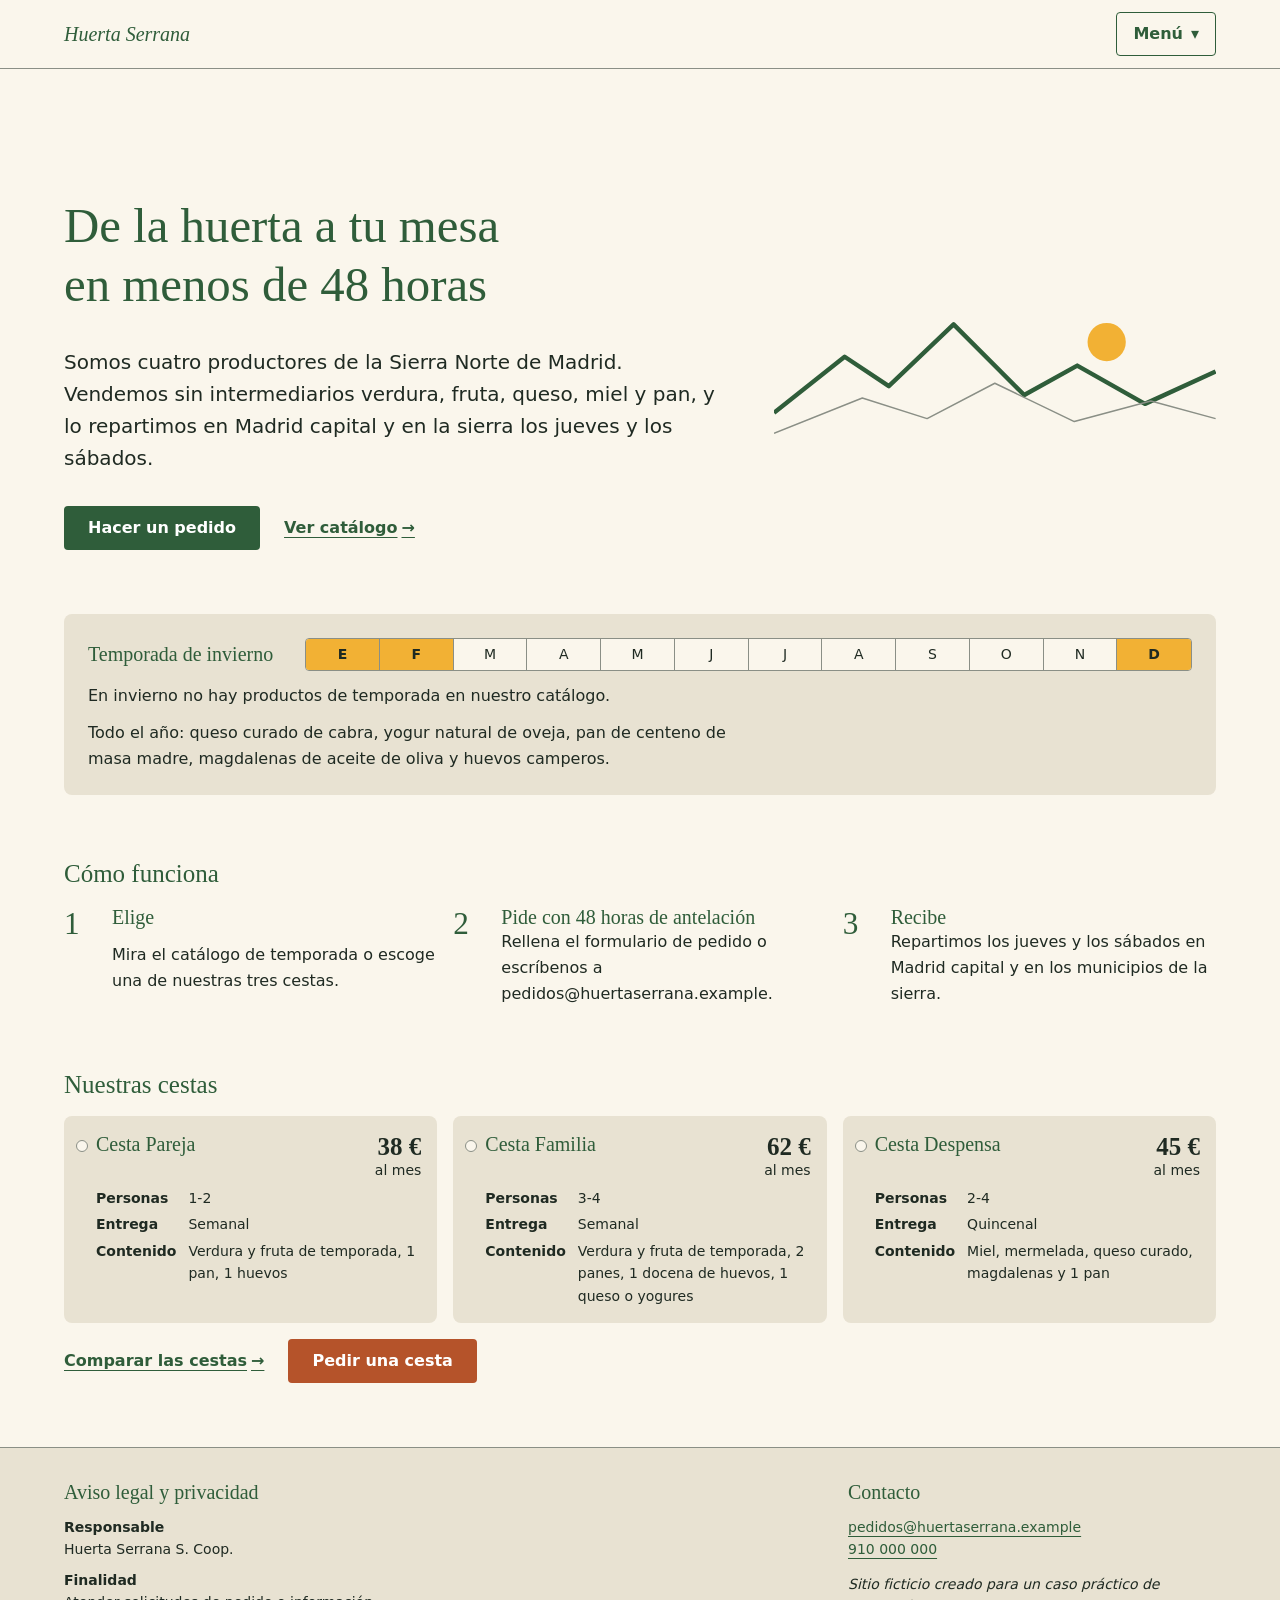
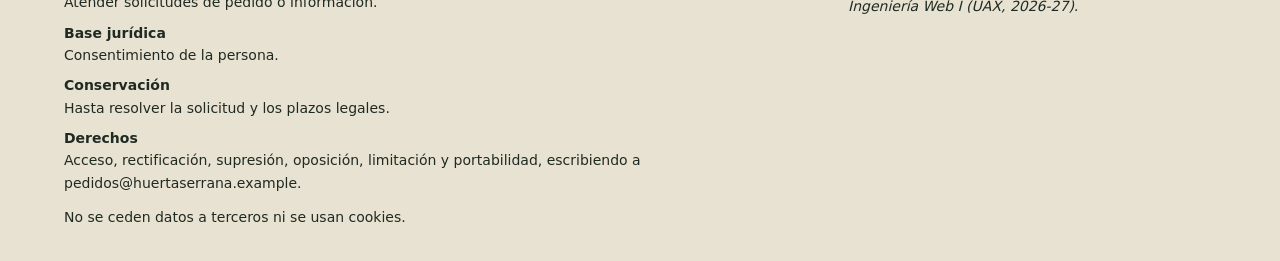
<file: index.html>
<!doctype html>
<html lang="es">
  <head>
    <meta charset="utf-8">
    <meta name="viewport" content="width=device-width, initial-scale=1">
    <title>Huerta Serrana · De la huerta a tu mesa en menos de 48 horas</title>
    <meta name="description" content="Cooperativa de cuatro productores de la Sierra Norte de Madrid. Verdura, fruta, queso, miel y pan de temporada con reparto los jueves y los sábados.">
    <meta name="color-scheme" content="light dark">
    <meta name="theme-color" content="#FAF6EC" media="(prefers-color-scheme: light)">
    <meta name="theme-color" content="#1F2A22" media="(prefers-color-scheme: dark)">
    <meta property="og:type" content="website">
    <meta property="og:locale" content="es_ES">
    <meta property="og:site_name" content="Huerta Serrana">
    <meta property="og:title" content="Huerta Serrana · De la huerta a tu mesa en menos de 48 horas">
    <meta property="og:description" content="Cooperativa de cuatro productores de la Sierra Norte de Madrid. Verdura, fruta, queso, miel y pan de temporada con reparto los jueves y los sábados.">
    <link rel="icon" href="img/favicon.svg" type="image/svg+xml">
    <link rel="stylesheet" href="css/tokens.css">
    <link rel="stylesheet" href="css/base.css">
    <link rel="stylesheet" href="css/layout.css">
    <link rel="stylesheet" href="css/components.css">
    <script type="module" src="js/main.js"></script>
  </head>
  <body>
    <a class="saltar" href="#contenido">Saltar al contenido</a>

    <header class="cabecera">
      <a class="cabecera__logo" href="index.html">Huerta Serrana</a>
      <details class="menu">
        <summary class="menu__boton">Menú</summary>
        <nav class="menu__nav" aria-label="Principal">
          <ul class="menu__lista">
            <li><a class="menu__enlace" href="index.html" aria-current="page">Inicio</a></li>
            <li><a class="menu__enlace" href="catalogo.html">Catálogo</a></li>
            <li><a class="menu__enlace" href="productores.html">Productores</a></li>
            <li><a class="menu__enlace" href="contacto.html">Contacto y pedido</a></li>
          </ul>
        </nav>
      </details>
    </header>

    <main id="contenido" tabindex="-1">
      <section class="portada">
        <svg class="portada__ilustracion ilustracion" viewBox="0 0 300 100" width="300" height="100" aria-hidden="true" focusable="false">
          <circle class="ilustracion__sol" cx="226" cy="34" r="13"></circle>
          <path class="ilustracion__linea" d="M0 82 L48 44 L78 64 L122 22 L170 70 L206 50 L252 76 L300 54"></path>
          <path class="ilustracion__linea ilustracion__linea--fondo" d="M0 96 L60 72 L104 86 L150 62 L204 88 L256 74 L300 86"></path>
        </svg>
        <h1 class="portada__titulo">De la huerta a tu mesa en menos de 48 horas</h1>
        <p class="portada__texto">
          Somos cuatro productores de la Sierra Norte de Madrid. Vendemos sin intermediarios
          verdura, fruta, queso, miel y pan, y lo repartimos en Madrid capital y en la sierra
          los jueves y los sábados.
        </p>
        <p class="portada__acciones">
          <a class="boton" href="contacto.html#pedido">Hacer un pedido</a>
          <a class="enlace-flecha" href="catalogo.html">Ver catálogo</a>
        </p>
      </section>

      <aside class="aviso" aria-labelledby="aviso-titulo">
        <h2 class="aviso__titulo" id="aviso-titulo">Temporada de otoño</h2>
        <ol class="meses" aria-hidden="true">
          <li class="meses__mes">E</li>
          <li class="meses__mes">F</li>
          <li class="meses__mes">M</li>
          <li class="meses__mes">A</li>
          <li class="meses__mes">M</li>
          <li class="meses__mes">J</li>
          <li class="meses__mes">J</li>
          <li class="meses__mes">A</li>
          <li class="meses__mes meses__mes--actual">S</li>
          <li class="meses__mes meses__mes--actual">O</li>
          <li class="meses__mes meses__mes--actual">N</li>
          <li class="meses__mes">D</li>
        </ol>
        <p class="aviso__texto">
          Ahora es temporada de calabaza de invierno, manzana reineta y mermelada de higo.
        </p>
        <p class="aviso__texto">
          Todo el año: queso curado de cabra, yogur natural de oveja, pan de centeno de masa
          madre, magdalenas de aceite de oliva y huevos camperos.
        </p>
      </aside>

      <section class="pasos" aria-labelledby="pasos-titulo">
        <h2 id="pasos-titulo">Cómo funciona</h2>
        <ol class="pasos__lista">
          <li class="pasos__paso">
            <h3 class="pasos__titulo">Elige</h3>
            <p>Mira el catálogo de temporada o escoge una de nuestras tres cestas.</p>
          </li>
          <li class="pasos__paso">
            <h3 class="pasos__titulo">Pide con 48 horas de antelación</h3>
            <p>Rellena el formulario de pedido o escríbenos a pedidos@huertaserrana.example.</p>
          </li>
          <li class="pasos__paso">
            <h3 class="pasos__titulo">Recibe</h3>
            <p>Repartimos los jueves y los sábados en Madrid capital y en los municipios de la sierra.</p>
          </li>
        </ol>
      </section>

      <section class="cestas" aria-labelledby="cestas-titulo">
        <h2 id="cestas-titulo">Nuestras cestas</h2>
        <ul class="cestas__lista">
          <li>
            <article class="etiqueta">
              <h3 class="etiqueta__nombre">Cesta Pareja</h3>
              <p class="etiqueta__precio">
                <data value="38">38 €</data> <span class="etiqueta__unidad">al mes</span>
              </p>
              <dl class="etiqueta__datos">
                <dt>Personas</dt>
                <dd>1-2</dd>
                <dt>Entrega</dt>
                <dd>Semanal</dd>
                <dt>Contenido</dt>
                <dd>Verdura y fruta de temporada, 1 pan, 1 huevos</dd>
              </dl>
            </article>
          </li>
          <li>
            <article class="etiqueta">
              <h3 class="etiqueta__nombre">Cesta Familia</h3>
              <p class="etiqueta__precio">
                <data value="62">62 €</data> <span class="etiqueta__unidad">al mes</span>
              </p>
              <dl class="etiqueta__datos">
                <dt>Personas</dt>
                <dd>3-4</dd>
                <dt>Entrega</dt>
                <dd>Semanal</dd>
                <dt>Contenido</dt>
                <dd>Verdura y fruta de temporada, 2 panes, 1 docena de huevos, 1 queso o yogures</dd>
              </dl>
            </article>
          </li>
          <li>
            <article class="etiqueta">
              <h3 class="etiqueta__nombre">Cesta Despensa</h3>
              <p class="etiqueta__precio">
                <data value="45">45 €</data> <span class="etiqueta__unidad">al mes</span>
              </p>
              <dl class="etiqueta__datos">
                <dt>Personas</dt>
                <dd>2-4</dd>
                <dt>Entrega</dt>
                <dd>Quincenal</dd>
                <dt>Contenido</dt>
                <dd>Miel, mermelada, queso curado, magdalenas y 1 pan</dd>
              </dl>
            </article>
          </li>
        </ul>
        <p class="cestas__acciones">
          <a class="enlace-flecha" href="contacto.html#comparar">Comparar las cestas</a>
          <a class="boton boton--secundario" href="contacto.html#pedido">Pedir una cesta</a>
        </p>
      </section>
    </main>

    <footer class="pie">
      <section class="pie__bloque" id="privacidad" aria-labelledby="privacidad-titulo">
        <h2 class="pie__titulo" id="privacidad-titulo">Aviso legal y privacidad</h2>
        <dl class="pie__datos">
          <dt>Responsable</dt>
          <dd>Huerta Serrana S. Coop.</dd>
          <dt>Finalidad</dt>
          <dd>Atender solicitudes de pedido o información.</dd>
          <dt>Base jurídica</dt>
          <dd>Consentimiento de la persona.</dd>
          <dt>Conservación</dt>
          <dd>Hasta resolver la solicitud y los plazos legales.</dd>
          <dt>Derechos</dt>
          <dd>Acceso, rectificación, supresión, oposición, limitación y portabilidad, escribiendo a pedidos@huertaserrana.example.</dd>
        </dl>
        <p>No se ceden datos a terceros ni se usan cookies.</p>
      </section>
      <section class="pie__bloque" aria-labelledby="pie-contacto-titulo">
        <h2 class="pie__titulo" id="pie-contacto-titulo">Contacto</h2>
        <p>
          <a href="mailto:pedidos@huertaserrana.example">pedidos@huertaserrana.example</a><br>
          <a href="tel:+34910000000">910 000 000</a>
        </p>
        <p class="pie__nota">Sitio ficticio creado para un caso práctico de Ingeniería Web I (UAX, 2026-27).</p>
      </section>
    </footer>
  </body>
</html>
</file>
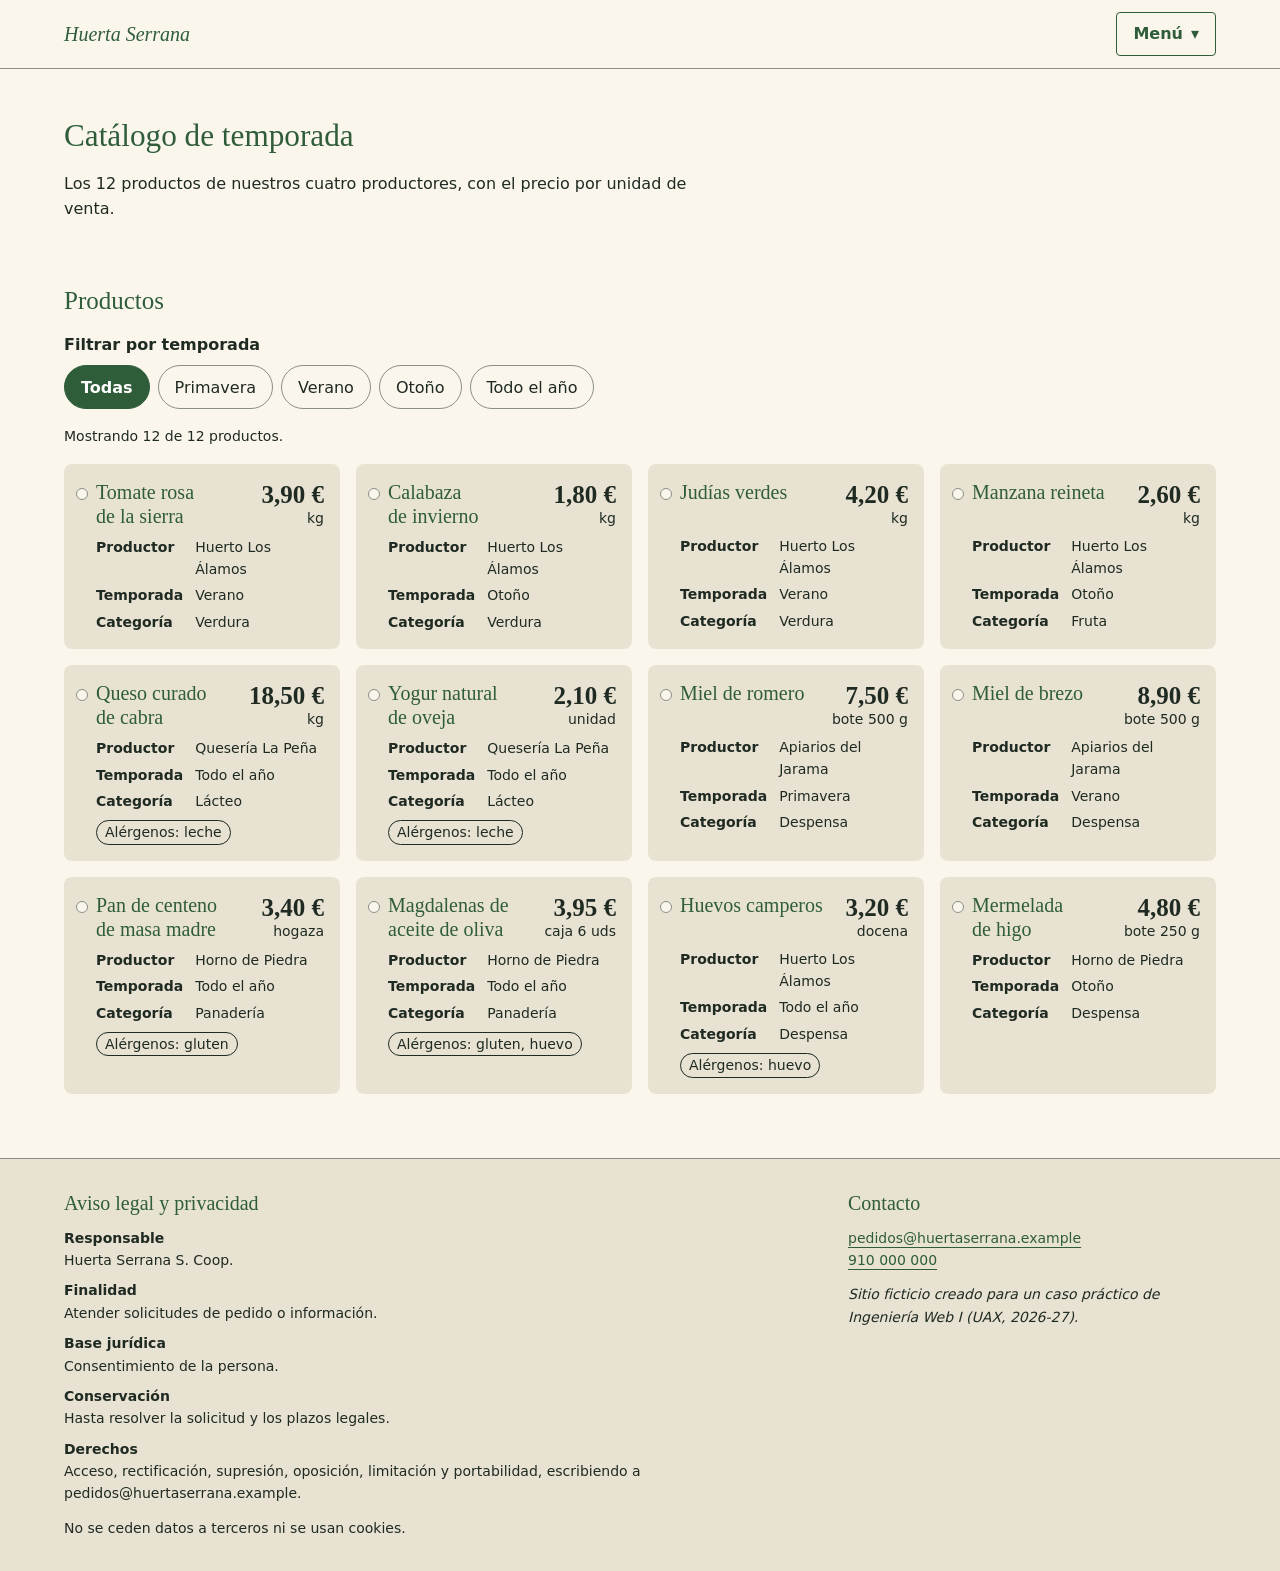
<file: catalogo.html>
<!doctype html>
<html lang="es">
  <head>
    <meta charset="utf-8">
    <meta name="viewport" content="width=device-width, initial-scale=1">
    <title>Catálogo de temporada · Huerta Serrana</title>
    <meta name="description" content="Los 12 productos de Huerta Serrana con precio, unidad, productor, temporada y alérgenos: verdura, fruta, queso, yogur, miel, pan y despensa.">
    <meta name="color-scheme" content="light dark">
    <meta name="theme-color" content="#FAF6EC" media="(prefers-color-scheme: light)">
    <meta name="theme-color" content="#1F2A22" media="(prefers-color-scheme: dark)">
    <meta property="og:type" content="website">
    <meta property="og:locale" content="es_ES">
    <meta property="og:site_name" content="Huerta Serrana">
    <meta property="og:title" content="Catálogo de temporada · Huerta Serrana">
    <meta property="og:description" content="Los 12 productos de Huerta Serrana con precio, unidad, productor, temporada y alérgenos: verdura, fruta, queso, yogur, miel, pan y despensa.">
    <link rel="icon" href="img/favicon.svg" type="image/svg+xml">
    <link rel="stylesheet" href="css/tokens.css">
    <link rel="stylesheet" href="css/base.css">
    <link rel="stylesheet" href="css/layout.css">
    <link rel="stylesheet" href="css/components.css">
    <script type="module" src="js/main.js"></script>
  </head>
  <body>
    <a class="saltar" href="#contenido">Saltar al contenido</a>

    <header class="cabecera">
      <a class="cabecera__logo" href="index.html">Huerta Serrana</a>
      <details class="menu">
        <summary class="menu__boton">Menú</summary>
        <nav class="menu__nav" aria-label="Principal">
          <ul class="menu__lista">
            <li><a class="menu__enlace" href="index.html">Inicio</a></li>
            <li><a class="menu__enlace" href="catalogo.html" aria-current="page">Catálogo</a></li>
            <li><a class="menu__enlace" href="productores.html">Productores</a></li>
            <li><a class="menu__enlace" href="contacto.html">Contacto y pedido</a></li>
          </ul>
        </nav>
      </details>
    </header>

    <main id="contenido" tabindex="-1">
      <h1>Catálogo de temporada</h1>
      <p>Los 12 productos de nuestros cuatro productores, con el precio por unidad de venta.</p>

      <section class="catalogo" aria-labelledby="productos-titulo">
        <h2 id="productos-titulo">Productos</h2>

        <form class="filtro">
          <fieldset class="filtro__grupo">
            <legend class="filtro__leyenda">Filtrar por temporada</legend>
            <label class="filtro__opcion"><input class="filtro__radio" type="radio" name="temporada" value="todas" checked> Todas</label>
            <label class="filtro__opcion"><input class="filtro__radio" type="radio" name="temporada" value="primavera"> Primavera</label>
            <label class="filtro__opcion"><input class="filtro__radio" type="radio" name="temporada" value="verano"> Verano</label>
            <label class="filtro__opcion"><input class="filtro__radio" type="radio" name="temporada" value="otono"> Otoño</label>
            <label class="filtro__opcion"><input class="filtro__radio" type="radio" name="temporada" value="todo-el-ano"> Todo el año</label>
          </fieldset>
        </form>
        <p class="filtro__estado" role="status"></p>

        <ul class="catalogo__lista">
          <li class="catalogo__item" data-temporada="verano">
            <article class="etiqueta">
              <h3 class="etiqueta__nombre">Tomate rosa de la sierra</h3>
              <p class="etiqueta__precio"><data value="3.90">3,90 €</data> <span class="etiqueta__unidad">kg</span></p>
              <dl class="etiqueta__datos">
                <dt>Productor</dt><dd>Huerto Los Álamos</dd>
                <dt>Temporada</dt><dd>Verano</dd>
                <dt>Categoría</dt><dd>Verdura</dd>
              </dl>
            </article>
          </li>
          <li class="catalogo__item" data-temporada="otono">
            <article class="etiqueta">
              <h3 class="etiqueta__nombre">Calabaza de invierno</h3>
              <p class="etiqueta__precio"><data value="1.80">1,80 €</data> <span class="etiqueta__unidad">kg</span></p>
              <dl class="etiqueta__datos">
                <dt>Productor</dt><dd>Huerto Los Álamos</dd>
                <dt>Temporada</dt><dd>Otoño</dd>
                <dt>Categoría</dt><dd>Verdura</dd>
              </dl>
            </article>
          </li>
          <li class="catalogo__item" data-temporada="verano">
            <article class="etiqueta">
              <h3 class="etiqueta__nombre">Judías verdes</h3>
              <p class="etiqueta__precio"><data value="4.20">4,20 €</data> <span class="etiqueta__unidad">kg</span></p>
              <dl class="etiqueta__datos">
                <dt>Productor</dt><dd>Huerto Los Álamos</dd>
                <dt>Temporada</dt><dd>Verano</dd>
                <dt>Categoría</dt><dd>Verdura</dd>
              </dl>
            </article>
          </li>
          <li class="catalogo__item" data-temporada="otono">
            <article class="etiqueta">
              <h3 class="etiqueta__nombre">Manzana reineta</h3>
              <p class="etiqueta__precio"><data value="2.60">2,60 €</data> <span class="etiqueta__unidad">kg</span></p>
              <dl class="etiqueta__datos">
                <dt>Productor</dt><dd>Huerto Los Álamos</dd>
                <dt>Temporada</dt><dd>Otoño</dd>
                <dt>Categoría</dt><dd>Fruta</dd>
              </dl>
            </article>
          </li>
          <li class="catalogo__item" data-temporada="todo-el-ano">
            <article class="etiqueta">
              <h3 class="etiqueta__nombre">Queso curado de cabra</h3>
              <p class="etiqueta__precio"><data value="18.50">18,50 €</data> <span class="etiqueta__unidad">kg</span></p>
              <dl class="etiqueta__datos">
                <dt>Productor</dt><dd>Quesería La Peña</dd>
                <dt>Temporada</dt><dd>Todo el año</dd>
                <dt>Categoría</dt><dd>Lácteo</dd>
              </dl>
              <p class="etiqueta__alergenos">Alérgenos: leche</p>
            </article>
          </li>
          <li class="catalogo__item" data-temporada="todo-el-ano">
            <article class="etiqueta">
              <h3 class="etiqueta__nombre">Yogur natural de oveja</h3>
              <p class="etiqueta__precio"><data value="2.10">2,10 €</data> <span class="etiqueta__unidad">unidad</span></p>
              <dl class="etiqueta__datos">
                <dt>Productor</dt><dd>Quesería La Peña</dd>
                <dt>Temporada</dt><dd>Todo el año</dd>
                <dt>Categoría</dt><dd>Lácteo</dd>
              </dl>
              <p class="etiqueta__alergenos">Alérgenos: leche</p>
            </article>
          </li>
          <li class="catalogo__item" data-temporada="primavera">
            <article class="etiqueta">
              <h3 class="etiqueta__nombre">Miel de romero</h3>
              <p class="etiqueta__precio"><data value="7.50">7,50 €</data> <span class="etiqueta__unidad">bote 500 g</span></p>
              <dl class="etiqueta__datos">
                <dt>Productor</dt><dd>Apiarios del Jarama</dd>
                <dt>Temporada</dt><dd>Primavera</dd>
                <dt>Categoría</dt><dd>Despensa</dd>
              </dl>
            </article>
          </li>
          <li class="catalogo__item" data-temporada="verano">
            <article class="etiqueta">
              <h3 class="etiqueta__nombre">Miel de brezo</h3>
              <p class="etiqueta__precio"><data value="8.90">8,90 €</data> <span class="etiqueta__unidad">bote 500 g</span></p>
              <dl class="etiqueta__datos">
                <dt>Productor</dt><dd>Apiarios del Jarama</dd>
                <dt>Temporada</dt><dd>Verano</dd>
                <dt>Categoría</dt><dd>Despensa</dd>
              </dl>
            </article>
          </li>
          <li class="catalogo__item" data-temporada="todo-el-ano">
            <article class="etiqueta">
              <h3 class="etiqueta__nombre">Pan de centeno de masa madre</h3>
              <p class="etiqueta__precio"><data value="3.40">3,40 €</data> <span class="etiqueta__unidad">hogaza</span></p>
              <dl class="etiqueta__datos">
                <dt>Productor</dt><dd>Horno de Piedra</dd>
                <dt>Temporada</dt><dd>Todo el año</dd>
                <dt>Categoría</dt><dd>Panadería</dd>
              </dl>
              <p class="etiqueta__alergenos">Alérgenos: gluten</p>
            </article>
          </li>
          <li class="catalogo__item" data-temporada="todo-el-ano">
            <article class="etiqueta">
              <h3 class="etiqueta__nombre">Magdalenas de aceite de oliva</h3>
              <p class="etiqueta__precio"><data value="3.95">3,95 €</data> <span class="etiqueta__unidad">caja 6 uds</span></p>
              <dl class="etiqueta__datos">
                <dt>Productor</dt><dd>Horno de Piedra</dd>
                <dt>Temporada</dt><dd>Todo el año</dd>
                <dt>Categoría</dt><dd>Panadería</dd>
              </dl>
              <p class="etiqueta__alergenos">Alérgenos: gluten, huevo</p>
            </article>
          </li>
          <li class="catalogo__item" data-temporada="todo-el-ano">
            <article class="etiqueta">
              <h3 class="etiqueta__nombre">Huevos camperos</h3>
              <p class="etiqueta__precio"><data value="3.20">3,20 €</data> <span class="etiqueta__unidad">docena</span></p>
              <dl class="etiqueta__datos">
                <dt>Productor</dt><dd>Huerto Los Álamos</dd>
                <dt>Temporada</dt><dd>Todo el año</dd>
                <dt>Categoría</dt><dd>Despensa</dd>
              </dl>
              <p class="etiqueta__alergenos">Alérgenos: huevo</p>
            </article>
          </li>
          <li class="catalogo__item" data-temporada="otono">
            <article class="etiqueta">
              <h3 class="etiqueta__nombre">Mermelada de higo</h3>
              <p class="etiqueta__precio"><data value="4.80">4,80 €</data> <span class="etiqueta__unidad">bote 250 g</span></p>
              <dl class="etiqueta__datos">
                <dt>Productor</dt><dd>Horno de Piedra</dd>
                <dt>Temporada</dt><dd>Otoño</dd>
                <dt>Categoría</dt><dd>Despensa</dd>
              </dl>
            </article>
          </li>
        </ul>
      </section>
    </main>

    <footer class="pie">
      <section class="pie__bloque" id="privacidad" aria-labelledby="privacidad-titulo">
        <h2 class="pie__titulo" id="privacidad-titulo">Aviso legal y privacidad</h2>
        <dl class="pie__datos">
          <dt>Responsable</dt>
          <dd>Huerta Serrana S. Coop.</dd>
          <dt>Finalidad</dt>
          <dd>Atender solicitudes de pedido o información.</dd>
          <dt>Base jurídica</dt>
          <dd>Consentimiento de la persona.</dd>
          <dt>Conservación</dt>
          <dd>Hasta resolver la solicitud y los plazos legales.</dd>
          <dt>Derechos</dt>
          <dd>Acceso, rectificación, supresión, oposición, limitación y portabilidad, escribiendo a pedidos@huertaserrana.example.</dd>
        </dl>
        <p>No se ceden datos a terceros ni se usan cookies.</p>
      </section>
      <section class="pie__bloque" aria-labelledby="pie-contacto-titulo">
        <h2 class="pie__titulo" id="pie-contacto-titulo">Contacto</h2>
        <p>
          <a href="mailto:pedidos@huertaserrana.example">pedidos@huertaserrana.example</a><br>
          <a href="tel:+34910000000">910 000 000</a>
        </p>
        <p class="pie__nota">Sitio ficticio creado para un caso práctico de Ingeniería Web I (UAX, 2026-27).</p>
      </section>
    </footer>
  </body>
</html>
</file>
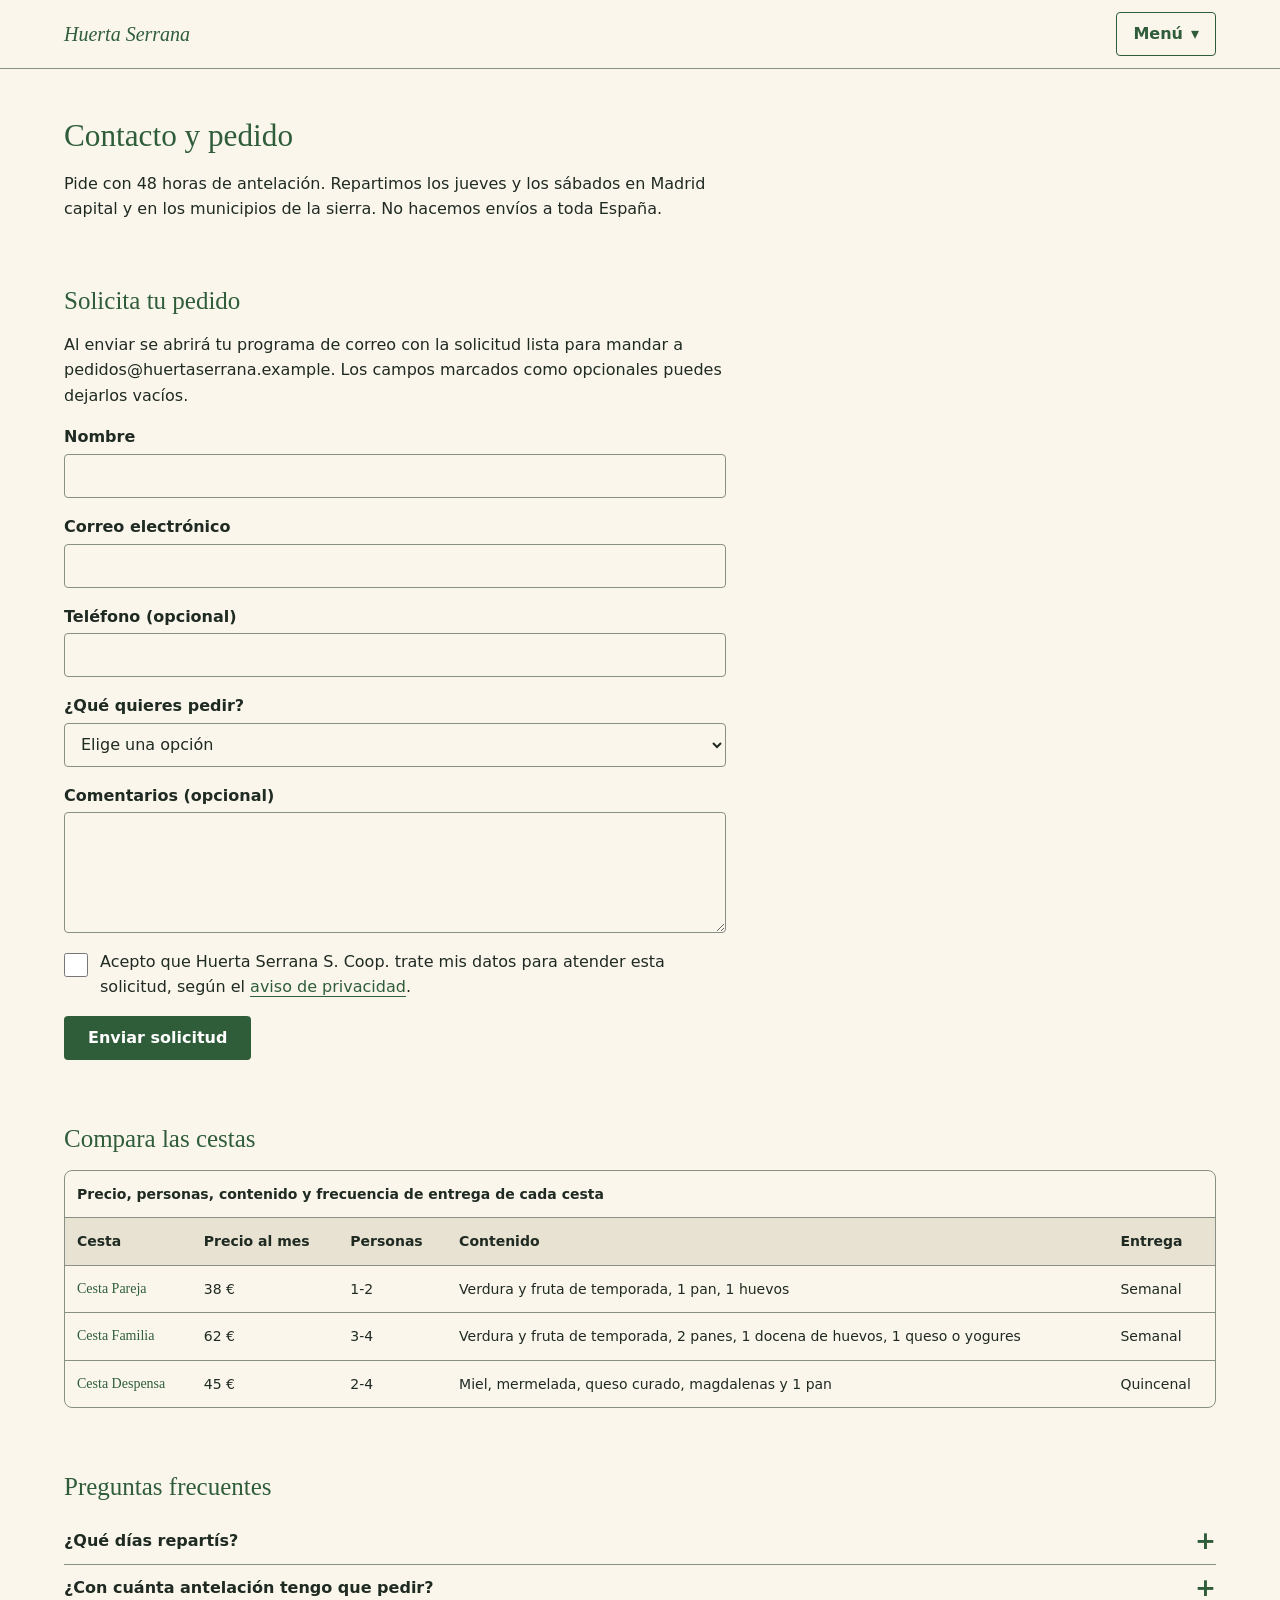
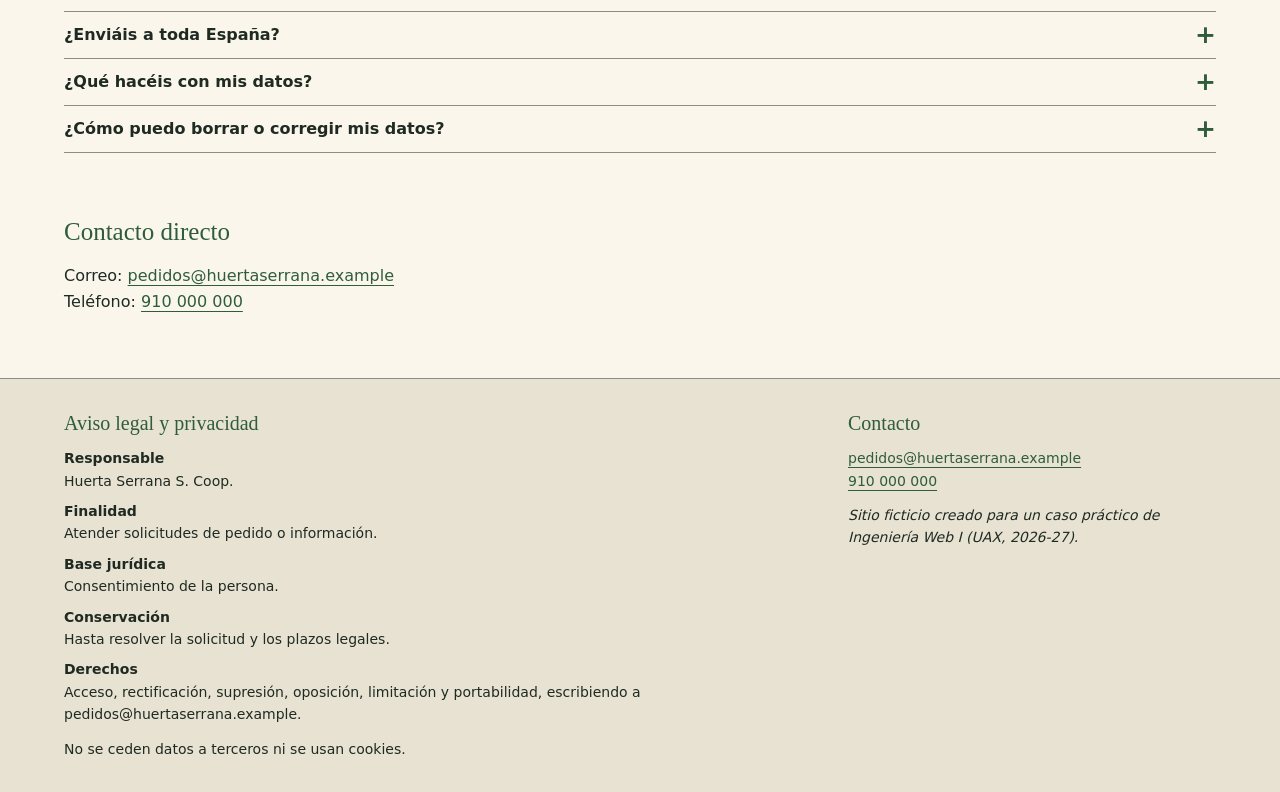
<file: contacto.html>
<!doctype html>
<html lang="es">
  <head>
    <meta charset="utf-8">
    <meta name="viewport" content="width=device-width, initial-scale=1">
    <title>Contacto y pedido · Huerta Serrana</title>
    <meta name="description" content="Solicita una cesta o un pedido a Huerta Serrana con 48 horas de antelación. Compara las tres cestas y resuelve tus dudas frecuentes.">
    <meta name="color-scheme" content="light dark">
    <meta name="theme-color" content="#FAF6EC" media="(prefers-color-scheme: light)">
    <meta name="theme-color" content="#1F2A22" media="(prefers-color-scheme: dark)">
    <meta property="og:type" content="website">
    <meta property="og:locale" content="es_ES">
    <meta property="og:site_name" content="Huerta Serrana">
    <meta property="og:title" content="Contacto y pedido · Huerta Serrana">
    <meta property="og:description" content="Solicita una cesta o un pedido a Huerta Serrana con 48 horas de antelación. Compara las tres cestas y resuelve tus dudas frecuentes.">
    <link rel="icon" href="img/favicon.svg" type="image/svg+xml">
    <link rel="stylesheet" href="css/tokens.css">
    <link rel="stylesheet" href="css/base.css">
    <link rel="stylesheet" href="css/layout.css">
    <link rel="stylesheet" href="css/components.css">
    <script type="module" src="js/main.js"></script>
    <!-- Marca que hay JavaScript antes de pintar: el CSS elige entre formulario y texto sin saltos (B08). -->
    <script>document.documentElement.classList.add("js");</script>
  </head>
  <body>
    <a class="saltar" href="#contenido">Saltar al contenido</a>

    <header class="cabecera">
      <a class="cabecera__logo" href="index.html">Huerta Serrana</a>
      <details class="menu">
        <summary class="menu__boton">Menú</summary>
        <nav class="menu__nav" aria-label="Principal">
          <ul class="menu__lista">
            <li><a class="menu__enlace" href="index.html">Inicio</a></li>
            <li><a class="menu__enlace" href="catalogo.html">Catálogo</a></li>
            <li><a class="menu__enlace" href="productores.html">Productores</a></li>
            <li><a class="menu__enlace" href="contacto.html" aria-current="page">Contacto y pedido</a></li>
          </ul>
        </nav>
      </details>
    </header>

    <main id="contenido" tabindex="-1">
      <h1>Contacto y pedido</h1>
      <p>
        Pide con 48 horas de antelación. Repartimos los jueves y los sábados en Madrid capital
        y en los municipios de la sierra. No hacemos envíos a toda España.
      </p>

      <section class="pedido" id="pedido" aria-labelledby="pedido-titulo">
        <h2 id="pedido-titulo">Solicita tu pedido</h2>
        <!-- Sin JavaScript se ve este párrafo; con JavaScript, el formulario (bug B08). -->
        <p data-sin-js>
          Escríbenos a <a href="mailto:pedidos@huertaserrana.example">pedidos@huertaserrana.example</a>
          con tu nombre, tu correo, la cesta o los productos que quieres y, si quieres, tu teléfono.
        </p>
        <p data-con-js>
          Al enviar se abrirá tu programa de correo con la solicitud lista para mandar a
          pedidos@huertaserrana.example. Los campos marcados como opcionales puedes dejarlos vacíos.
        </p>

        <form class="formulario" method="post" data-destino="pedidos@huertaserrana.example">
          <p class="formulario__campo">
            <label class="formulario__etiqueta" for="nombre">Nombre</label>
            <input class="formulario__control" id="nombre" name="nombre" type="text" autocomplete="name" required>
          </p>
          <p class="formulario__campo">
            <label class="formulario__etiqueta" for="correo">Correo electrónico</label>
            <input class="formulario__control" id="correo" name="correo" type="email" autocomplete="email" required>
          </p>
          <p class="formulario__campo">
            <label class="formulario__etiqueta" for="telefono">Teléfono (opcional)</label>
            <input class="formulario__control" id="telefono" name="telefono" type="tel" autocomplete="tel">
          </p>
          <p class="formulario__campo">
            <label class="formulario__etiqueta" for="cesta">¿Qué quieres pedir?</label>
            <select class="formulario__control" id="cesta" name="pedido" required>
              <option value="">Elige una opción</option>
              <option>Cesta Pareja · 38 € al mes · semanal</option>
              <option>Cesta Familia · 62 € al mes · semanal</option>
              <option>Cesta Despensa · 45 € al mes · quincenal</option>
              <option>Productos sueltos del catálogo (detállalos en comentarios)</option>
            </select>
          </p>
          <p class="formulario__campo">
            <label class="formulario__etiqueta" for="comentarios">Comentarios (opcional)</label>
            <textarea class="formulario__control" id="comentarios" name="comentarios" rows="4"></textarea>
          </p>
          <p class="formulario__campo formulario__campo--casilla">
            <input class="formulario__casilla" id="consentimiento" name="consentimiento" type="checkbox" value="acepto" required>
            <label for="consentimiento">
              Acepto que Huerta Serrana S. Coop. trate mis datos para atender esta solicitud,
              según el <a href="#privacidad">aviso de privacidad</a>.
            </label>
          </p>
          <p class="formulario__acciones">
            <button class="boton" type="submit">Enviar solicitud</button>
          </p>
        </form>
      </section>

      <section class="comparativa" id="comparar" aria-labelledby="comparar-titulo">
        <h2 id="comparar-titulo">Compara las cestas</h2>
        <p class="tabla-ayuda">En pantallas pequeñas, desliza la tabla para ver todas las columnas.</p>
        <div class="tabla-contenedor" tabindex="0" role="region" aria-labelledby="comparar-titulo">
          <table class="tabla">
            <caption class="tabla__titulo">Precio, personas, contenido y frecuencia de entrega de cada cesta</caption>
            <thead>
              <tr>
                <th scope="col">Cesta</th>
                <th scope="col">Precio al mes</th>
                <th scope="col">Personas</th>
                <th scope="col">Contenido</th>
                <th scope="col">Entrega</th>
              </tr>
            </thead>
            <tbody>
              <tr>
                <th scope="row">Cesta Pareja</th>
                <td><data value="38">38 €</data></td>
                <td>1-2</td>
                <td>Verdura y fruta de temporada, 1 pan, 1 huevos</td>
                <td>Semanal</td>
              </tr>
              <tr>
                <th scope="row">Cesta Familia</th>
                <td><data value="62">62 €</data></td>
                <td>3-4</td>
                <td>Verdura y fruta de temporada, 2 panes, 1 docena de huevos, 1 queso o yogures</td>
                <td>Semanal</td>
              </tr>
              <tr>
                <th scope="row">Cesta Despensa</th>
                <td><data value="45">45 €</data></td>
                <td>2-4</td>
                <td>Miel, mermelada, queso curado, magdalenas y 1 pan</td>
                <td>Quincenal</td>
              </tr>
            </tbody>
          </table>
        </div>
      </section>

      <section class="preguntas" aria-labelledby="preguntas-titulo">
        <h2 id="preguntas-titulo">Preguntas frecuentes</h2>
        <details class="pregunta">
          <summary class="pregunta__titulo">¿Qué días repartís?</summary>
          <p>Los jueves y los sábados.</p>
        </details>
        <details class="pregunta">
          <summary class="pregunta__titulo">¿Con cuánta antelación tengo que pedir?</summary>
          <p>Con un mínimo de 48 horas.</p>
        </details>
        <details class="pregunta">
          <summary class="pregunta__titulo">¿Enviáis a toda España?</summary>
          <p>No. Repartimos en Madrid capital y en los municipios de la sierra.</p>
        </details>
        <details class="pregunta">
          <summary class="pregunta__titulo">¿Qué hacéis con mis datos?</summary>
          <p>
            Solo los usamos para atender tu solicitud de pedido o información. No los cedemos a
            terceros y esta web no usa cookies.
          </p>
        </details>
        <details class="pregunta">
          <summary class="pregunta__titulo">¿Cómo puedo borrar o corregir mis datos?</summary>
          <p>
            Escríbenos a pedidos@huertaserrana.example. Puedes ejercer los derechos de acceso,
            rectificación, supresión, oposición, limitación y portabilidad.
          </p>
        </details>
      </section>

      <section class="contacto" aria-labelledby="contacto-titulo">
        <h2 id="contacto-titulo">Contacto directo</h2>
        <address class="contacto__datos">
          Correo: <a href="mailto:pedidos@huertaserrana.example">pedidos@huertaserrana.example</a><br>
          Teléfono: <a href="tel:+34910000000">910 000 000</a>
        </address>
      </section>
    </main>

    <footer class="pie">
      <section class="pie__bloque" id="privacidad" aria-labelledby="privacidad-titulo">
        <h2 class="pie__titulo" id="privacidad-titulo">Aviso legal y privacidad</h2>
        <dl class="pie__datos">
          <dt>Responsable</dt>
          <dd>Huerta Serrana S. Coop.</dd>
          <dt>Finalidad</dt>
          <dd>Atender solicitudes de pedido o información.</dd>
          <dt>Base jurídica</dt>
          <dd>Consentimiento de la persona.</dd>
          <dt>Conservación</dt>
          <dd>Hasta resolver la solicitud y los plazos legales.</dd>
          <dt>Derechos</dt>
          <dd>Acceso, rectificación, supresión, oposición, limitación y portabilidad, escribiendo a pedidos@huertaserrana.example.</dd>
        </dl>
        <p>No se ceden datos a terceros ni se usan cookies.</p>
      </section>
      <section class="pie__bloque" aria-labelledby="pie-contacto-titulo">
        <h2 class="pie__titulo" id="pie-contacto-titulo">Contacto</h2>
        <p>
          <a href="mailto:pedidos@huertaserrana.example">pedidos@huertaserrana.example</a><br>
          <a href="tel:+34910000000">910 000 000</a>
        </p>
        <p class="pie__nota">Sitio ficticio creado para un caso práctico de Ingeniería Web I (UAX, 2026-27).</p>
      </section>
    </footer>
  </body>
</html>
</file>
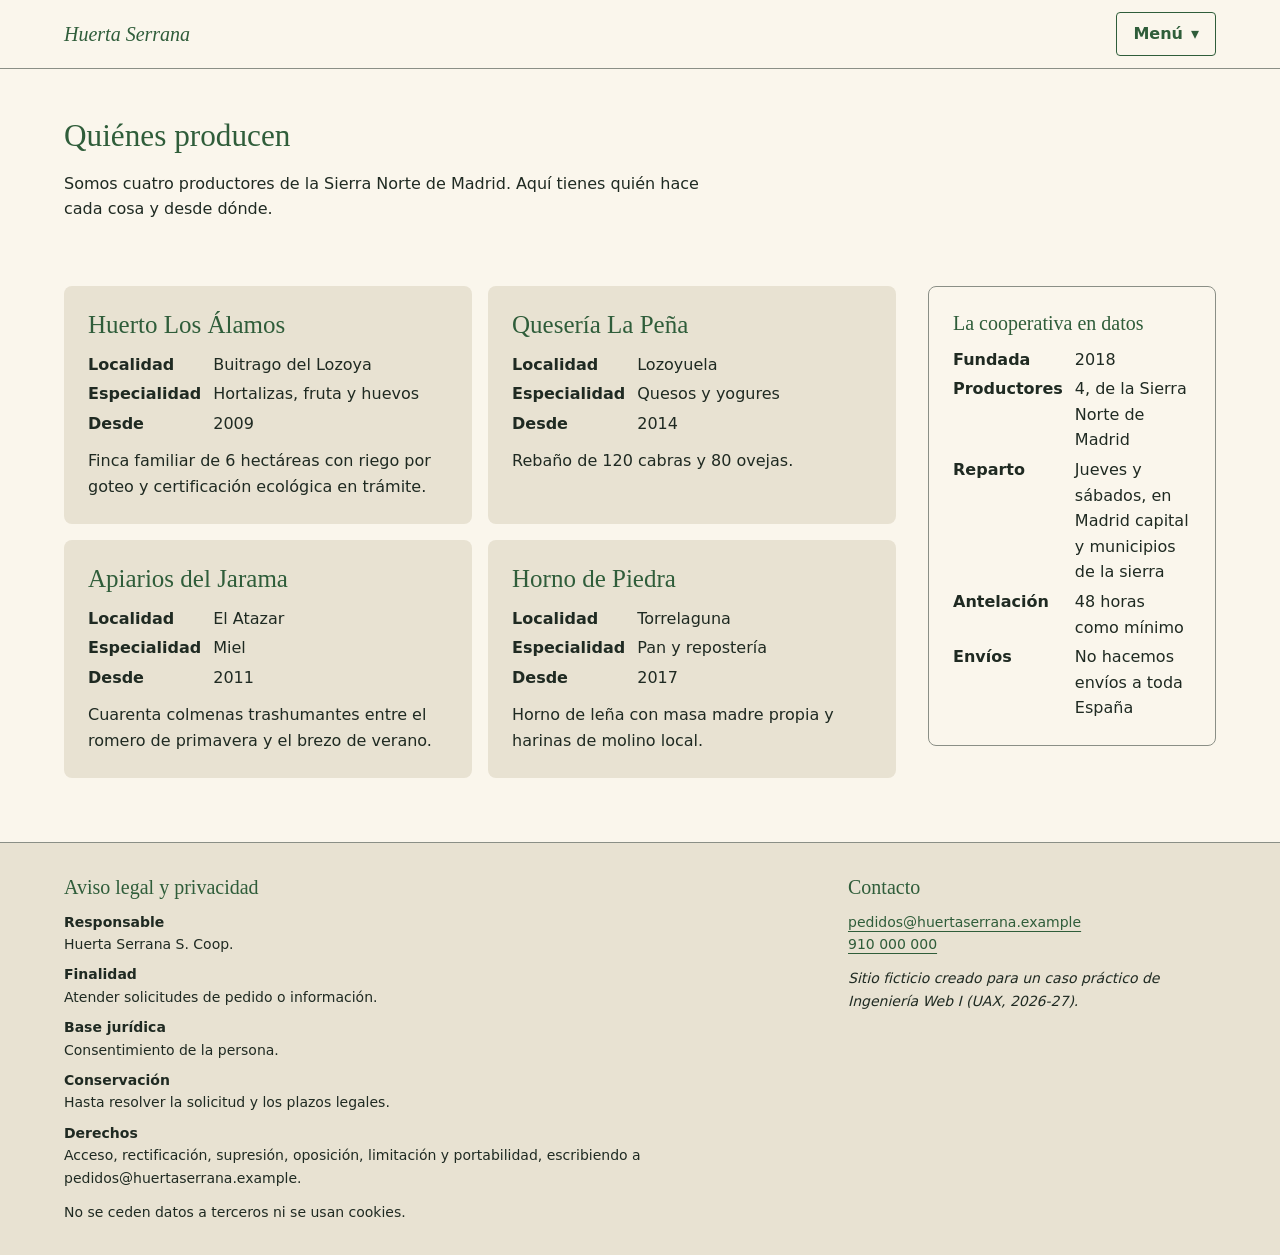
<file: productores.html>
<!doctype html>
<html lang="es">
  <head>
    <meta charset="utf-8">
    <meta name="viewport" content="width=device-width, initial-scale=1">
    <title>Productores · Huerta Serrana</title>
    <meta name="description" content="Los cuatro productores de Huerta Serrana: Huerto Los Álamos, Quesería La Peña, Apiarios del Jarama y Horno de Piedra, en la Sierra Norte de Madrid.">
    <meta name="color-scheme" content="light dark">
    <meta name="theme-color" content="#FAF6EC" media="(prefers-color-scheme: light)">
    <meta name="theme-color" content="#1F2A22" media="(prefers-color-scheme: dark)">
    <meta property="og:type" content="website">
    <meta property="og:locale" content="es_ES">
    <meta property="og:site_name" content="Huerta Serrana">
    <meta property="og:title" content="Productores · Huerta Serrana">
    <meta property="og:description" content="Los cuatro productores de Huerta Serrana: Huerto Los Álamos, Quesería La Peña, Apiarios del Jarama y Horno de Piedra, en la Sierra Norte de Madrid.">
    <link rel="icon" href="img/favicon.svg" type="image/svg+xml">
    <link rel="stylesheet" href="css/tokens.css">
    <link rel="stylesheet" href="css/base.css">
    <link rel="stylesheet" href="css/layout.css">
    <link rel="stylesheet" href="css/components.css">
    <script type="module" src="js/main.js"></script>
  </head>
  <body>
    <a class="saltar" href="#contenido">Saltar al contenido</a>

    <header class="cabecera">
      <a class="cabecera__logo" href="index.html">Huerta Serrana</a>
      <details class="menu">
        <summary class="menu__boton">Menú</summary>
        <nav class="menu__nav" aria-label="Principal">
          <ul class="menu__lista">
            <li><a class="menu__enlace" href="index.html">Inicio</a></li>
            <li><a class="menu__enlace" href="catalogo.html">Catálogo</a></li>
            <li><a class="menu__enlace" href="productores.html" aria-current="page">Productores</a></li>
            <li><a class="menu__enlace" href="contacto.html">Contacto y pedido</a></li>
          </ul>
        </nav>
      </details>
    </header>

    <main id="contenido" tabindex="-1">
      <h1>Quiénes producen</h1>
      <p>Somos cuatro productores de la Sierra Norte de Madrid. Aquí tienes quién hace cada cosa y desde dónde.</p>

      <div class="productores">
        <div class="productores__fichas">
          <article class="ficha">
            <h2 class="ficha__nombre">Huerto Los Álamos</h2>
            <dl class="ficha__datos">
              <dt>Localidad</dt><dd>Buitrago del Lozoya</dd>
              <dt>Especialidad</dt><dd>Hortalizas, fruta y huevos</dd>
              <dt>Desde</dt><dd>2009</dd>
            </dl>
            <p class="ficha__descripcion">Finca familiar de 6 hectáreas con riego por goteo y certificación ecológica en trámite.</p>
          </article>

          <article class="ficha">
            <h2 class="ficha__nombre">Quesería La Peña</h2>
            <dl class="ficha__datos">
              <dt>Localidad</dt><dd>Lozoyuela</dd>
              <dt>Especialidad</dt><dd>Quesos y yogures</dd>
              <dt>Desde</dt><dd>2014</dd>
            </dl>
            <p class="ficha__descripcion">Rebaño de 120 cabras y 80 ovejas.</p>
          </article>

          <article class="ficha">
            <h2 class="ficha__nombre">Apiarios del Jarama</h2>
            <dl class="ficha__datos">
              <dt>Localidad</dt><dd>El Atazar</dd>
              <dt>Especialidad</dt><dd>Miel</dd>
              <dt>Desde</dt><dd>2011</dd>
            </dl>
            <p class="ficha__descripcion">Cuarenta colmenas trashumantes entre el romero de primavera y el brezo de verano.</p>
          </article>

          <article class="ficha">
            <h2 class="ficha__nombre">Horno de Piedra</h2>
            <dl class="ficha__datos">
              <dt>Localidad</dt><dd>Torrelaguna</dd>
              <dt>Especialidad</dt><dd>Pan y repostería</dd>
              <dt>Desde</dt><dd>2017</dd>
            </dl>
            <p class="ficha__descripcion">Horno de leña con masa madre propia y harinas de molino local.</p>
          </article>
        </div>

        <aside class="datos" aria-labelledby="datos-titulo">
          <h2 class="datos__titulo" id="datos-titulo">La cooperativa en datos</h2>
          <dl class="datos__lista">
            <dt>Fundada</dt><dd>2018</dd>
            <dt>Productores</dt><dd>4, de la Sierra Norte de Madrid</dd>
            <dt>Reparto</dt><dd>Jueves y sábados, en Madrid capital y municipios de la sierra</dd>
            <dt>Antelación</dt><dd>48 horas como mínimo</dd>
            <dt>Envíos</dt><dd>No hacemos envíos a toda España</dd>
          </dl>
        </aside>
      </div>
    </main>

    <footer class="pie">
      <section class="pie__bloque" id="privacidad" aria-labelledby="privacidad-titulo">
        <h2 class="pie__titulo" id="privacidad-titulo">Aviso legal y privacidad</h2>
        <dl class="pie__datos">
          <dt>Responsable</dt>
          <dd>Huerta Serrana S. Coop.</dd>
          <dt>Finalidad</dt>
          <dd>Atender solicitudes de pedido o información.</dd>
          <dt>Base jurídica</dt>
          <dd>Consentimiento de la persona.</dd>
          <dt>Conservación</dt>
          <dd>Hasta resolver la solicitud y los plazos legales.</dd>
          <dt>Derechos</dt>
          <dd>Acceso, rectificación, supresión, oposición, limitación y portabilidad, escribiendo a pedidos@huertaserrana.example.</dd>
        </dl>
        <p>No se ceden datos a terceros ni se usan cookies.</p>
      </section>
      <section class="pie__bloque" aria-labelledby="pie-contacto-titulo">
        <h2 class="pie__titulo" id="pie-contacto-titulo">Contacto</h2>
        <p>
          <a href="mailto:pedidos@huertaserrana.example">pedidos@huertaserrana.example</a><br>
          <a href="tel:+34910000000">910 000 000</a>
        </p>
        <p class="pie__nota">Sitio ficticio creado para un caso práctico de Ingeniería Web I (UAX, 2026-27).</p>
      </section>
    </footer>
  </body>
</html>
</file>
<file: css/tokens.css>
/* ==========================================================================
   tokens.css · Sistema de diseño de Huerta Serrana
   --------------------------------------------------------------------------
   Único sitio del proyecto donde se escriben colores, tamaños y distancias.
   El resto de hojas solo usa var(--...). Para cambiar un color de la web,
   se cambia aquí y se propaga a todas las páginas.

   Dos capas:
   1. Paleta (--color-*): los colores de marca tal cual (Anexo C).
   2. Roles (--ui-*): para qué se usa cada color. Los componentes usan
      roles, así el modo oscuro solo redefine roles, no componentes.
   ========================================================================== */

:root {
  /* ---- 1. Paleta de marca (Anexo C) ---------------------------------- */
  --color-primario: #2f5d3a; /* Verde sierra */
  --color-fondo: #faf6ec; /* Crema */
  --color-acento: #b5532a; /* Tierra */
  --color-texto: #1f2a22; /* Tinta */
  --color-superficie: #e8e2d2; /* Arena */
  --color-destacado: #f2b134; /* Miel: solo decorativo o con Tinta encima */
  --color-apagado: #8a8f86; /* Gris musgo: NO apto para texto pequeño */
  --color-blanco: #ffffff;

  /* Colores auxiliares del modo oscuro (derivados de Tinta, ver doc 02) */
  --color-noche: #1f2a22;
  --color-noche-superficie: #2a382e;

  /* ---- 2. Roles de color (modo claro) --------------------------------
     Ratios WCAG calculados en docs/02-diseno-sistema-visual.md */
  --ui-fondo: var(--color-fondo);
  --ui-texto: var(--color-texto); /* 13,78:1 sobre Crema */
  --ui-titulo: var(--color-primario); /* 7,08:1 sobre Crema */
  --ui-enlace: var(--color-primario);
  --ui-superficie: var(--color-superficie); /* Tinta encima: 11,50:1 */
  --ui-borde: var(--color-apagado); /* Solo bordes (no texto): 3,06:1 */
  --ui-foco: var(--color-acento); /* Contorno de foco: 4,59:1 sobre Crema, 3,83:1 sobre Arena */
  --ui-boton-fondo: var(--color-primario);
  --ui-boton-texto: var(--color-blanco); /* 7,64:1 */
  --ui-boton2-fondo: var(--color-acento);
  --ui-boton2-texto: var(--color-blanco); /* 4,96:1 */
  --ui-destacado-fondo: var(--color-destacado);
  --ui-destacado-texto: var(--color-texto); /* Tinta sobre Miel: 7,87:1 */
  --ui-error: var(--color-acento);
  --ui-sombra: rgb(31 42 34 / 0.15); /* Tinta al 15 % */

  /* ---- 3. Tipografía: fuentes del sistema, sin descargas -------------- */
  --fuente-texto: system-ui, -apple-system, "Segoe UI", Roboto, "Helvetica Neue", Arial, sans-serif;
  --fuente-titulos: Georgia, "Times New Roman", serif;

  /* Escala modular 1,25 (tercera mayor) sobre 1rem = 16 px por defecto.
     En rem para respetar el tamaño de letra que elija cada persona. */
  --tam-xs: 0.8rem; /* 12,8 px: solo etiquetas en mayúsculas, nunca párrafos */
  --tam-sm: 0.875rem; /* 14 px */
  --tam-base: 1rem; /* 16 px: cuerpo de texto */
  --tam-md: 1.25rem; /* 20 px: h3 */
  --tam-lg: 1.563rem; /* 25 px: h2 */
  --tam-xl: 1.953rem; /* 31 px: h1 de páginas interiores */
  --tam-hero: clamp(2rem, 1.4rem + 3vw, 3.052rem); /* h1 de portada, fluido */

  --interlineado: 1.6;
  --interlineado-titulo: 1.2;
  --peso-normal: 400;
  --peso-negrita: 700;

  /* ---- 4. Espaciado: escala de 4 en 4 px expresada en rem ------------- */
  --espacio-1: 0.25rem; /* 4 px */
  --espacio-2: 0.5rem; /* 8 px */
  --espacio-3: 0.75rem; /* 12 px */
  --espacio-4: 1rem; /* 16 px: margen lateral en móvil */
  --espacio-5: 1.5rem; /* 24 px */
  --espacio-6: 2rem; /* 32 px */
  --espacio-7: 3rem; /* 48 px: separación entre secciones */
  --espacio-8: 4rem; /* 64 px */

  /* ---- 5. Formas ------------------------------------------------------ */
  --radio-sm: 0.25rem;
  --radio-md: 0.5rem;
  --radio-lg: 1rem;
  --radio-pildora: 999px;
  --borde-fino: 1px;
  --borde-grueso: 3px; /* También el grosor del contorno de foco */
  --sombra-tarjeta: 0 1px 3px var(--ui-sombra);

  /* ---- 6. Maquetación ------------------------------------------------- */
  --ancho-max: 72rem; /* 1152 px: contenedor en escritorio */
  --ancho-lectura: 65ch; /* Línea de texto cómoda */
  --tarjeta-min: min(100%, 16rem); /* Ancho mínimo de tarjeta (o todo el ancho si no cabe) */
  --objetivo-tactil: 2.75rem; /* 44 px: tamaño mínimo de botones y enlaces */
  --duracion: 200ms;
  --capa-menu: 10; /* El menú desplegable queda por encima del contenido */
  --tabla-min: 40rem; /* Ancho mínimo de la tabla de cestas antes de desplazarse */
  --ancho-aside: 18rem; /* Columna lateral de Productores en escritorio */

  /* Breakpoints (no pueden ser variables dentro de @media, se documentan):
     48em = 768 px · 80em = 1280 px */
}

/* ---- Modo oscuro (RF10): solo se redefinen roles ------------------- */
@media (prefers-color-scheme: dark) {
  :root {
    --ui-fondo: var(--color-noche);
    --ui-texto: var(--color-fondo); /* Crema sobre Tinta: 13,78:1 */
    --ui-titulo: var(--color-destacado); /* Miel sobre Tinta: 7,87:1 */
    --ui-enlace: var(--color-destacado);
    --ui-superficie: var(--color-noche-superficie); /* Crema encima: 11,42:1 */
    --ui-borde: var(--color-apagado); /* 4,50:1 sobre Tinta */
    --ui-foco: var(--color-destacado);
    --ui-boton-fondo: var(--color-destacado);
    --ui-boton-texto: var(--color-texto); /* Tinta sobre Miel: 7,87:1 */
    --ui-boton2-fondo: var(--color-superficie);
    --ui-boton2-texto: var(--color-texto); /* Tinta sobre Arena: 11,50:1 */
    --ui-error: var(--color-destacado);
    --ui-sombra: rgb(0 0 0 / 0.4);
  }
}
</file>
<file: css/base.css>
/* ==========================================================================
   base.css · Reset y estilos de los elementos HTML
   --------------------------------------------------------------------------
   Aquí solo hay selectores de elemento (body, h1, a…), nunca clases.
   Todos los valores vienen de tokens.css.
   ========================================================================== */

/* ---- Reset mínimo ---------------------------------------------------- */

/* El ancho de una caja incluye su padding y su borde: las cuentas cuadran. */
*,
*::before,
*::after {
  box-sizing: border-box;
}

/* Quitamos los márgenes por defecto: el espaciado lo decide layout.css. */
body,
h1,
h2,
h3,
p,
ul,
ol,
dl,
dd,
figure,
fieldset {
  margin: 0;
}

/* Los formularios del navegador y las barras de desplazamiento siguen al tema. */
:root {
  color-scheme: light dark;
}

/* ---- Página ----------------------------------------------------------- */

body {
  background-color: var(--ui-fondo);
  color: var(--ui-texto);
  font-family: var(--fuente-texto);
  font-size: var(--tam-base);
  line-height: var(--interlineado);
  /* Evita que el móvil agrande el texto por su cuenta al girar la pantalla. */
  -webkit-text-size-adjust: 100%;
  text-size-adjust: 100%;
}

/* ---- Tipografía ------------------------------------------------------- */

h1,
h2,
h3 {
  color: var(--ui-titulo);
  font-family: var(--fuente-titulos);
  font-weight: var(--peso-normal);
  line-height: var(--interlineado-titulo);
  /* Reparte las palabras entre líneas para no dejar una sola al final. */
  text-wrap: balance;
}

h1 {
  font-size: var(--tam-xl);
}

h2 {
  font-size: var(--tam-lg);
}

h3 {
  font-size: var(--tam-md);
}

/* Líneas de texto de una longitud cómoda de leer. */
p,
li,
dd {
  max-width: var(--ancho-lectura);
}

strong,
dt {
  font-weight: var(--peso-negrita);
}

/* ---- Enlaces ---------------------------------------------------------- */

a {
  color: var(--ui-enlace);
  text-decoration-thickness: var(--borde-fino);
  text-underline-offset: var(--espacio-1);
}

a:hover {
  text-decoration-thickness: var(--borde-grueso);
}

/* Foco visible para teclado (V04). :focus-visible no lo muestra al hacer clic. */
:focus-visible {
  outline: var(--borde-grueso) solid var(--ui-foco);
  outline-offset: var(--borde-grueso);
}

/* main recibe el foco desde «Saltar al contenido»; no necesita contorno. */
main:focus {
  outline: none;
}

/* ---- Imágenes y multimedia ------------------------------------------- */

img,
svg {
  display: block;
  max-width: 100%;
  height: auto;
}

/* ---- Formularios: heredan la letra de la página ---------------------- */

input,
select,
textarea,
button {
  font: inherit;
  color: inherit;
}

/* Un control nunca más ancho que su contenedor (un select con opciones largas
   desbordaba 90 px a 360 px: bug B01). */
input,
select,
textarea {
  max-width: 100%;
}

/* ---- Movimiento reducido (RF10) -------------------------------------- */

/* Si la persona pide menos movimiento, se anulan animaciones y transiciones. */
@media (prefers-reduced-motion: reduce) {
  *,
  *::before,
  *::after {
    animation-duration: 0s;
    transition-duration: 0s;
    scroll-behavior: auto;
  }
}
</file>
<file: css/layout.css>
/* ==========================================================================
   layout.css · Estructura de la página (mobile-first)
   --------------------------------------------------------------------------
   Cabecera, menú, contenido principal, pie y rejillas de las listas.
   Las reglas para pantallas grandes se añaden en la fase D (768 y 1280 px).
   ========================================================================== */

/* ---- Márgenes laterales sin contenedores extra -------------------------
   En móvil, 16 px a cada lado. En pantallas anchas, el margen crece para que
   el contenido no pase de --ancho-max y quede centrado. */
.cabecera,
main,
.pie {
  padding-inline: max(var(--espacio-4), calc((100% - var(--ancho-max)) / 2));
}

/* ---- Enlace «Saltar al contenido» (RF1) --------------------------------
   Fuera de la pantalla hasta que recibe el foco con Tab. */
.saltar {
  position: absolute;
  top: var(--espacio-2);
  left: var(--espacio-2);
  z-index: calc(var(--capa-menu) + 1);
  padding: var(--espacio-2) var(--espacio-4);
  background-color: var(--ui-boton-fondo);
  color: var(--ui-boton-texto);
  border-radius: var(--radio-sm);
  transform: translateY(-200%);
}

.saltar:focus {
  transform: none;
}

/* ---- Cabecera -------------------------------------------------------- */

.cabecera {
  position: relative; /* Referencia para el menú desplegable */
  display: flex;
  align-items: center;
  justify-content: space-between;
  gap: var(--espacio-4);
  padding-block: var(--espacio-3);
  border-bottom: var(--borde-fino) solid var(--ui-borde);
}

.cabecera__logo {
  font-family: var(--fuente-titulos);
  font-size: var(--tam-md);
  font-style: italic;
  color: var(--ui-titulo);
  text-decoration: none;
}

/* ---- Menú plegable sin JavaScript (details/summary) ------------------ */

.menu__boton {
  display: flex;
  align-items: center;
  gap: var(--espacio-2);
  min-height: var(--objetivo-tactil);
  padding-inline: var(--espacio-4);
  border: var(--borde-fino) solid var(--ui-enlace);
  border-radius: var(--radio-sm);
  color: var(--ui-enlace);
  font-weight: var(--peso-negrita);
  cursor: pointer;
  list-style: none; /* Quita el triángulo por defecto */
}

.menu__boton::-webkit-details-marker {
  display: none; /* Safari antiguo */
}

/* Flecha propia que gira al abrir el menú */
.menu__boton::after {
  content: "▾";
  transition: transform var(--duracion);
}

.menu[open] .menu__boton::after {
  transform: rotate(180deg);
}

/* El menú abierto ocupa todo el ancho bajo la cabecera */
.menu__nav {
  position: absolute;
  top: 100%;
  left: 0;
  right: 0;
  z-index: var(--capa-menu);
  padding: var(--espacio-2) var(--espacio-4) var(--espacio-4);
  background-color: var(--ui-fondo);
  border-bottom: var(--borde-fino) solid var(--ui-borde);
  box-shadow: var(--sombra-tarjeta);
}

.menu__lista {
  padding: 0;
  list-style: none;
}

.menu__enlace {
  display: flex;
  align-items: center;
  min-height: var(--objetivo-tactil);
  color: var(--ui-texto);
  text-decoration: none;
}

/* Página actual: negrita + subrayado Miel (decorativo; la negrita ya la distingue) */
.menu__enlace[aria-current="page"] {
  font-weight: var(--peso-negrita);
  color: var(--ui-enlace);
  text-decoration: underline;
  text-decoration-color: var(--ui-destacado-fondo);
  text-decoration-thickness: var(--borde-grueso);
}

/* ---- Contenido principal --------------------------------------------- */

main {
  padding-block: var(--espacio-6) var(--espacio-7);
}

/* Separación entre texto seguido dentro de main */
main > * + * {
  margin-block-start: var(--espacio-4);
}

/* Más aire entre los bloques grandes de la página */
main > :is(section, aside, div) {
  margin-block-start: var(--espacio-7);
}

/* Separación entre el título de cada sección y su contenido */
section > * + * {
  margin-block-start: var(--espacio-4);
}

/* ---- Rejillas de listas ------------------------------------------------
   auto-fill + minmax: caben tantas columnas como permite el ancho, sin
   media queries. En móvil sale una sola columna. */
.pasos__lista,
.cestas__lista,
.catalogo__lista,
.productores__fichas {
  display: grid;
  gap: var(--espacio-4);
  padding: 0;
  list-style: none;
}

.cestas__lista,
.catalogo__lista {
  grid-template-columns: repeat(auto-fill, minmax(var(--tarjeta-min), 1fr));
}

.productores {
  display: grid;
  gap: var(--espacio-6);
}

/* ---- Pie de página --------------------------------------------------- */

.pie {
  display: grid;
  gap: var(--espacio-6);
  padding-block: var(--espacio-6);
  background-color: var(--ui-superficie);
  border-top: var(--borde-fino) solid var(--ui-borde);
  font-size: var(--tam-sm);
}

.pie__bloque > * + * {
  margin-block-start: var(--espacio-3);
}

.pie__titulo {
  font-size: var(--tam-md);
}

.pie__datos dd {
  margin-block-end: var(--espacio-2);
}

/* ==========================================================================
   Adaptación a tableta y escritorio (fase D)
   48em = 768 px · 80em = 1280 px. En em para que respeten el zoom de texto.
   ========================================================================== */

/* ---- Menú siempre visible desde 768 px ----------------------------------
   El contenido de un <details> cerrado está oculto con content-visibility.
   ::details-content permite mostrarlo sin abrirlo ni usar JavaScript.
   @supports: si el navegador no lo entiende, se queda el botón «Menú». */
@supports selector(::details-content) {
  @media (min-width: 48em) {
    .menu__boton {
      display: none;
    }

    .menu::details-content {
      content-visibility: visible;
    }

    .menu__nav {
      position: static;
      padding: 0;
      background: none;
      border: 0;
      box-shadow: none;
    }

    .menu__lista {
      display: flex;
      gap: var(--espacio-5);
    }
  }
}

/* ---- Rejillas de tableta (≥ 768 px) ------------------------------------ */
@media (min-width: 48em) {
  main {
    padding-block: var(--espacio-7) var(--espacio-8);
  }

  main > :is(section, aside, div) {
    margin-block-start: var(--espacio-8);
  }

  .pasos__lista,
  .cestas__lista {
    grid-template-columns: repeat(3, 1fr);
  }

  .productores__fichas {
    grid-template-columns: repeat(2, 1fr);
  }

  .pie {
    grid-template-columns: 2fr 1fr;
    column-gap: var(--espacio-7);
  }
}

/* ---- Escritorio (≥ 1280 px) --------------------------------------------
   Productores: fichas a la izquierda y el aside de datos como columna
   lateral que acompaña al desplazarse. */
@media (min-width: 80em) {
  .productores {
    grid-template-columns: 1fr var(--ancho-aside);
    align-items: start;
  }

  .datos {
    position: sticky;
    top: var(--espacio-5);
  }
}

/* ==========================================================================
   Impresión (RF9): catálogo en papel para el mercado
   --------------------------------------------------------------------------
   Igual que el modo oscuro, solo se redefinen roles: fondo blanco, texto
   Tinta y sin fondos de color (ahorran tinta). Se ocultan la navegación,
   el filtro y el pie; las etiquetas no se cortan entre páginas.
   ========================================================================== */
@media print {
  :root {
    --ui-fondo: var(--color-blanco);
    --ui-texto: var(--color-texto);
    --ui-titulo: var(--color-texto);
    --ui-enlace: var(--color-texto);
    --ui-superficie: var(--color-blanco);
    --ui-borde: var(--color-texto);
  }

  .saltar,
  .menu,
  .filtro,
  .filtro__estado,
  .pie,
  .portada__acciones,
  .cestas__acciones,
  .tabla-ayuda {
    display: none;
  }

  .cabecera {
    border: 0;
  }

  main {
    padding-block: 0;
  }

  .catalogo__lista {
    grid-template-columns: repeat(3, 1fr);
    gap: var(--espacio-3);
  }

  .etiqueta {
    border: var(--borde-fino) solid var(--ui-borde);
    break-inside: avoid;
  }

  .etiqueta::before {
    display: none;
  }
}
</file>
<file: css/components.css>
/* ==========================================================================
   components.css · Componentes reutilizables (BEM)
   --------------------------------------------------------------------------
   Un bloque por componente: .bloque, .bloque__elemento, .bloque--variante.
   Solo usan roles (--ui-*) y escalas de tokens.css.
   ========================================================================== */

/* ---- Botón ------------------------------------------------------------
   Llamada a la acción. Verde (principal) o Tierra (--secundario). */
.boton {
  display: inline-flex;
  align-items: center;
  justify-content: center;
  min-height: var(--objetivo-tactil);
  padding-inline: var(--espacio-5);
  border: 0;
  border-radius: var(--radio-sm);
  background-color: var(--ui-boton-fondo);
  color: var(--ui-boton-texto);
  font-weight: var(--peso-negrita);
  text-decoration: none;
  cursor: pointer;
  transition: background-color var(--duracion);
}

/* Al pasar el ratón se oscurece a Tinta (en modo oscuro, se aclara a Crema). */
.boton:hover {
  background-color: var(--ui-texto);
  color: var(--ui-fondo);
}

.boton--secundario {
  background-color: var(--ui-boton2-fondo);
  color: var(--ui-boton2-texto);
}

/* ---- Enlace con flecha ------------------------------------------------
   Acción de menor peso que un botón: «Ver catálogo →». */
.enlace-flecha {
  display: inline-flex;
  align-items: center;
  gap: var(--espacio-1);
  min-height: var(--objetivo-tactil);
  font-weight: var(--peso-negrita);
}

.enlace-flecha::after {
  content: "→";
  transition: transform var(--duracion);
}

.enlace-flecha:hover::after {
  transform: translateX(var(--espacio-1));
}

/* ---- Portada ----------------------------------------------------------
   Titular, texto, acciones e ilustración lineal de la sierra. */
.portada {
  display: grid;
  gap: var(--espacio-4);
}

.portada__titulo {
  font-size: var(--tam-hero);
}

.portada__texto {
  font-size: var(--tam-md);
}

.portada__acciones,
.cestas__acciones {
  display: flex;
  flex-wrap: wrap;
  align-items: center;
  gap: var(--espacio-3) var(--espacio-5);
}

.portada__ilustracion {
  width: 100%;
}

/* ---- Ilustración SVG en línea ------------------------------------------
   Está en el HTML (no en un .svg aparte) para que sus colores salgan de los
   tokens y cambien solos en modo oscuro. Es decorativa: aria-hidden. */
.ilustracion__sol {
  fill: var(--ui-destacado-fondo);
}

.ilustracion__linea {
  fill: none;
  stroke: var(--ui-titulo);
  stroke-width: var(--borde-grueso);
  stroke-linejoin: round;
}

.ilustracion__linea--fondo {
  stroke: var(--ui-borde);
  stroke-width: var(--borde-fino);
}

/* ---- Aviso de temporada -------------------------------------------------
   Caja Arena con la franja de los 12 meses. */
.aviso {
  display: grid;
  gap: var(--espacio-3);
  padding: var(--espacio-5);
  background-color: var(--ui-superficie);
  border-radius: var(--radio-md);
}

.aviso__titulo {
  font-size: var(--tam-md);
}

/* Franja de meses: decorativa (aria-hidden); el texto del aviso ya lo dice. */
.meses {
  display: grid;
  grid-template-columns: repeat(12, 1fr);
  padding: 0;
  list-style: none;
  background-color: var(--ui-fondo);
  border: var(--borde-fino) solid var(--ui-borde);
  border-radius: var(--radio-sm);
  overflow: hidden;
}

.meses__mes {
  padding-block: var(--espacio-1);
  font-size: var(--tam-sm);
  text-align: center;
  border-inline-end: var(--borde-fino) solid var(--ui-borde);
}

.meses__mes:last-child {
  border-inline-end: 0;
}

/* Miel solo como fondo, con Tinta encima (7,87:1) */
.meses__mes--actual {
  background-color: var(--ui-destacado-fondo);
  color: var(--ui-destacado-texto);
  font-weight: var(--peso-negrita);
}

/* ---- Pasos de «Cómo funciona» -------------------------------------------
   La lista ordenada ya numera para lectores de pantalla; el número grande
   se dibuja con un contador CSS. */
.pasos__lista {
  counter-reset: paso;
}

.pasos__paso {
  display: grid;
  grid-template-columns: var(--espacio-6) 1fr; /* Ancho fijo: «1» y «2» miden distinto (B04) */
  column-gap: var(--espacio-4);
  counter-increment: paso;
}

.pasos__paso::before {
  content: counter(paso);
  grid-row: span 2;
  color: var(--ui-titulo);
  font-family: var(--fuente-titulos);
  font-size: var(--tam-xl);
  line-height: var(--interlineado-titulo);
}

.pasos__titulo {
  font-size: var(--tam-md);
}

/* ---- Etiqueta de precio -------------------------------------------------
   Tarjeta Arena con forma de etiqueta de mercado: el precio, grande y a la
   derecha, es lo primero que se ve (objetivo O1). Se usa para cestas y
   productos. Texto Tinta sobre Arena: 11,50:1; título Verde: 5,91:1. */
.etiqueta {
  position: relative;
  display: grid;
  grid-template-columns: 1fr auto;
  align-content: start;
  gap: var(--espacio-2) var(--espacio-3);
  height: 100%;
  padding: var(--espacio-4) var(--espacio-4) var(--espacio-4) var(--espacio-6);
  background-color: var(--ui-superficie);
  border-radius: var(--radio-md);
}

/* El agujero de la etiqueta (decorativo) */
.etiqueta::before {
  content: "";
  position: absolute;
  top: var(--espacio-5);
  left: var(--espacio-3);
  width: var(--espacio-3);
  height: var(--espacio-3);
  background-color: var(--ui-fondo);
  border: var(--borde-fino) solid var(--ui-borde);
  border-radius: var(--radio-pildora);
}

.etiqueta__nombre {
  font-size: var(--tam-md);
}

.etiqueta__precio {
  font-family: var(--fuente-titulos);
  font-size: var(--tam-lg);
  font-weight: var(--peso-negrita);
  line-height: var(--interlineado-titulo);
  text-align: end;
  white-space: nowrap;
}

.etiqueta__unidad {
  display: block;
  font-family: var(--fuente-texto);
  font-size: var(--tam-sm);
  font-weight: var(--peso-normal);
}

.etiqueta__datos {
  grid-column: 1 / -1;
  display: grid;
  grid-template-columns: auto 1fr;
  gap: var(--espacio-1) var(--espacio-3);
  font-size: var(--tam-sm);
}

/* Píldora de alérgenos: solo aparece si el producto los tiene */
.etiqueta__alergenos {
  grid-column: 1 / -1;
  justify-self: start;
  padding-inline: var(--espacio-2);
  border: var(--borde-fino) solid var(--ui-texto);
  border-radius: var(--radio-pildora);
  font-size: var(--tam-sm);
}

/* ---- Filtro por temporada -----------------------------------------------
   Radios con aspecto de chips. El filtrado funciona SIN JavaScript gracias
   a :has(): «si el catálogo tiene marcado el radio X, oculta las tarjetas
   que no sean de X». Los productos de todo el año se ven en cada estación,
   porque también están disponibles en ella. */
.filtro__grupo {
  display: flex;
  flex-wrap: wrap;
  gap: var(--espacio-2);
  padding: 0;
  border: 0;
}

.filtro__leyenda {
  margin-block-end: var(--espacio-2);
  padding: 0;
  font-weight: var(--peso-negrita);
}

.filtro__opcion {
  position: relative;
  display: inline-flex;
  align-items: center;
  min-height: var(--objetivo-tactil);
  padding-inline: var(--espacio-4);
  background-color: var(--ui-fondo);
  border: var(--borde-fino) solid var(--ui-borde);
  border-radius: var(--radio-pildora);
  cursor: pointer;
}

/* El radio real queda encima del chip, invisible pero usable con teclado */
.filtro__radio {
  position: absolute;
  inset: 0;
  margin: 0;
  opacity: 0;
  cursor: pointer;
}

.filtro__opcion:has(.filtro__radio:checked) {
  background-color: var(--ui-boton-fondo);
  border-color: var(--ui-boton-fondo);
  color: var(--ui-boton-texto);
  font-weight: var(--peso-negrita);
}

.filtro__opcion:has(.filtro__radio:focus-visible) {
  outline: var(--borde-grueso) solid var(--ui-foco);
  outline-offset: var(--borde-grueso);
}

.catalogo:has(.filtro__radio[value="primavera"]:checked)
  .catalogo__item:not([data-temporada="primavera"], [data-temporada="todo-el-ano"]),
.catalogo:has(.filtro__radio[value="verano"]:checked)
  .catalogo__item:not([data-temporada="verano"], [data-temporada="todo-el-ano"]),
.catalogo:has(.filtro__radio[value="otono"]:checked)
  .catalogo__item:not([data-temporada="otono"], [data-temporada="todo-el-ano"]),
.catalogo:has(.filtro__radio[value="todo-el-ano"]:checked)
  .catalogo__item:not([data-temporada="todo-el-ano"]) {
  display: none;
}

/* ---- Ficha de productor ------------------------------------------------ */
.ficha {
  display: grid;
  align-content: start;
  gap: var(--espacio-3);
  padding: var(--espacio-5);
  background-color: var(--ui-superficie);
  border-radius: var(--radio-md);
}

.ficha__datos,
.datos__lista {
  display: grid;
  grid-template-columns: auto 1fr;
  gap: var(--espacio-1) var(--espacio-3);
}

/* ---- Datos de la cooperativa (aside de Productores) -------------------- */
.datos {
  display: grid;
  align-content: start;
  gap: var(--espacio-3);
  padding: var(--espacio-5);
  border: var(--borde-fino) solid var(--ui-borde);
  border-radius: var(--radio-md);
}

.datos__titulo {
  font-size: var(--tam-md);
}

/* ---- Formulario de pedido (RF5) -----------------------------------------
   Cada campo: etiqueta visible encima del control (nunca placeholder como
   etiqueta). Bordes Gris musgo: 3,06:1, válido para componentes (≥ 3:1). */
.formulario {
  gap: var(--espacio-4);
  max-width: var(--ancho-lectura);
}

/* Sin JavaScript se ve el párrafo con el correo y no el formulario (B08:
   action="mailto:" en HTTPS es contenido mixto). La clase .js la añade un
   script en el <head> antes de pintar, así que no hay saltos (CLS). */
.formulario,
[data-con-js] {
  display: none;
}

.js .formulario {
  display: grid;
}

.js [data-con-js] {
  display: block;
}

.js [data-sin-js] {
  display: none;
}

.formulario__campo {
  display: grid;
  gap: var(--espacio-1);
}

.formulario__etiqueta {
  font-weight: var(--peso-negrita);
}

.formulario__control {
  width: 100%;
  min-height: var(--objetivo-tactil);
  padding: var(--espacio-2) var(--espacio-3);
  background-color: var(--ui-fondo);
  border: var(--borde-fino) solid var(--ui-borde);
  border-radius: var(--radio-sm);
}

textarea.formulario__control {
  resize: vertical;
}

/* Error solo después de que la persona haya tocado el campo (:user-invalid),
   no al cargar la página. Borde más grueso: no depende solo del color. */
.formulario__control:user-invalid {
  border: var(--borde-grueso) solid var(--ui-error);
}

.formulario__campo--casilla {
  grid-template-columns: auto 1fr;
  align-items: start;
  column-gap: var(--espacio-3);
}

.formulario__casilla {
  width: var(--espacio-5);
  height: var(--espacio-5);
  margin: var(--espacio-1) 0 0;
  accent-color: var(--ui-boton-fondo);
}

/* ---- Tabla comparativa (RF7) --------------------------------------------
   La tabla sigue siendo tabla en móvil: se desliza dentro de su caja y la
   página no hace scroll horizontal (B02). La caja recibe el foco
   (tabindex="0") para poder deslizarla con las flechas del teclado. */
.tabla-contenedor {
  overflow-x: auto;
  border: var(--borde-fino) solid var(--ui-borde);
  border-radius: var(--radio-md);
}

.tabla-ayuda {
  font-size: var(--tam-sm);
}

.tabla {
  width: 100%;
  min-width: var(--tabla-min);
  border-collapse: collapse;
  font-size: var(--tam-sm);
}

.tabla__titulo {
  padding: var(--espacio-3);
  font-weight: var(--peso-negrita);
  text-align: start;
}

.tabla th,
.tabla td {
  padding: var(--espacio-3);
  border-block-start: var(--borde-fino) solid var(--ui-borde);
  text-align: start;
  vertical-align: top;
}

.tabla thead th {
  background-color: var(--ui-superficie);
}

/* Nombre de la cesta (cabecera de fila) */
.tabla tbody th {
  color: var(--ui-titulo);
  font-family: var(--fuente-titulos);
  font-weight: var(--peso-normal);
}

/* ---- Preguntas frecuentes (RF8) -----------------------------------------
   details/summary: se abren con clic, Enter o espacio, sin JavaScript. */
.pregunta {
  border-block-end: var(--borde-fino) solid var(--ui-borde);
}

/* Anula la separación general de section > * + * entre preguntas seguidas */
.pregunta + .pregunta {
  margin-block-start: 0;
}

.pregunta__titulo {
  display: flex;
  align-items: center;
  justify-content: space-between;
  gap: var(--espacio-4);
  min-height: var(--objetivo-tactil);
  padding-block: var(--espacio-2);
  font-weight: var(--peso-negrita);
  list-style: none;
  cursor: pointer;
}

.pregunta__titulo::-webkit-details-marker {
  display: none;
}

.pregunta__titulo::after {
  content: "+";
  color: var(--ui-titulo);
  font-size: var(--tam-lg);
  line-height: var(--interlineado-titulo);
}

.pregunta[open] .pregunta__titulo::after {
  content: "−";
}

.pregunta > p {
  padding-block-end: var(--espacio-4);
}

/* ---- Contacto directo ------------------------------------------------- */
.contacto__datos {
  font-style: normal; /* address se ve en cursiva por defecto */
}

.pie__nota {
  color: var(--ui-texto);
  font-style: italic;
}

/* ==========================================================================
   Adaptación de componentes (fase D)
   ========================================================================== */

@media (min-width: 48em) {
  /* Portada en dos columnas: texto a la izquierda, sierra a la derecha.
     La ilustración va primera en el HTML (arriba en móvil). */
  .portada {
    grid-template-columns: 3fr 2fr;
    align-items: center;
    column-gap: var(--espacio-7);
  }

  .portada > :not(.portada__ilustracion) {
    grid-column: 1;
  }

  .portada__ilustracion {
    grid-column: 2;
    grid-row: 1 / span 3;
  }

  /* Aviso de temporada: título, franja y textos en una cuadrícula */
  .aviso {
    grid-template-columns: auto 1fr;
    align-items: center;
    column-gap: var(--espacio-6);
  }

  .aviso__texto {
    grid-column: 1 / -1;
  }

  /* La tabla ya cabe: sobra la indicación de deslizar */
  .tabla-ayuda {
    display: none;
  }
}

/* Contador del filtro: main.js lo rellena (sin JS queda vacío). Altura
   reservada de una línea para que al rellenarlo no se mueva nada (B07). */
.filtro__estado {
  min-height: calc(var(--tam-sm) * var(--interlineado));
  font-size: var(--tam-sm);
}

/* Mensaje tras enviar: lo crea main.js */
.formulario__aviso {
  font-weight: var(--peso-negrita);
}
</file>
